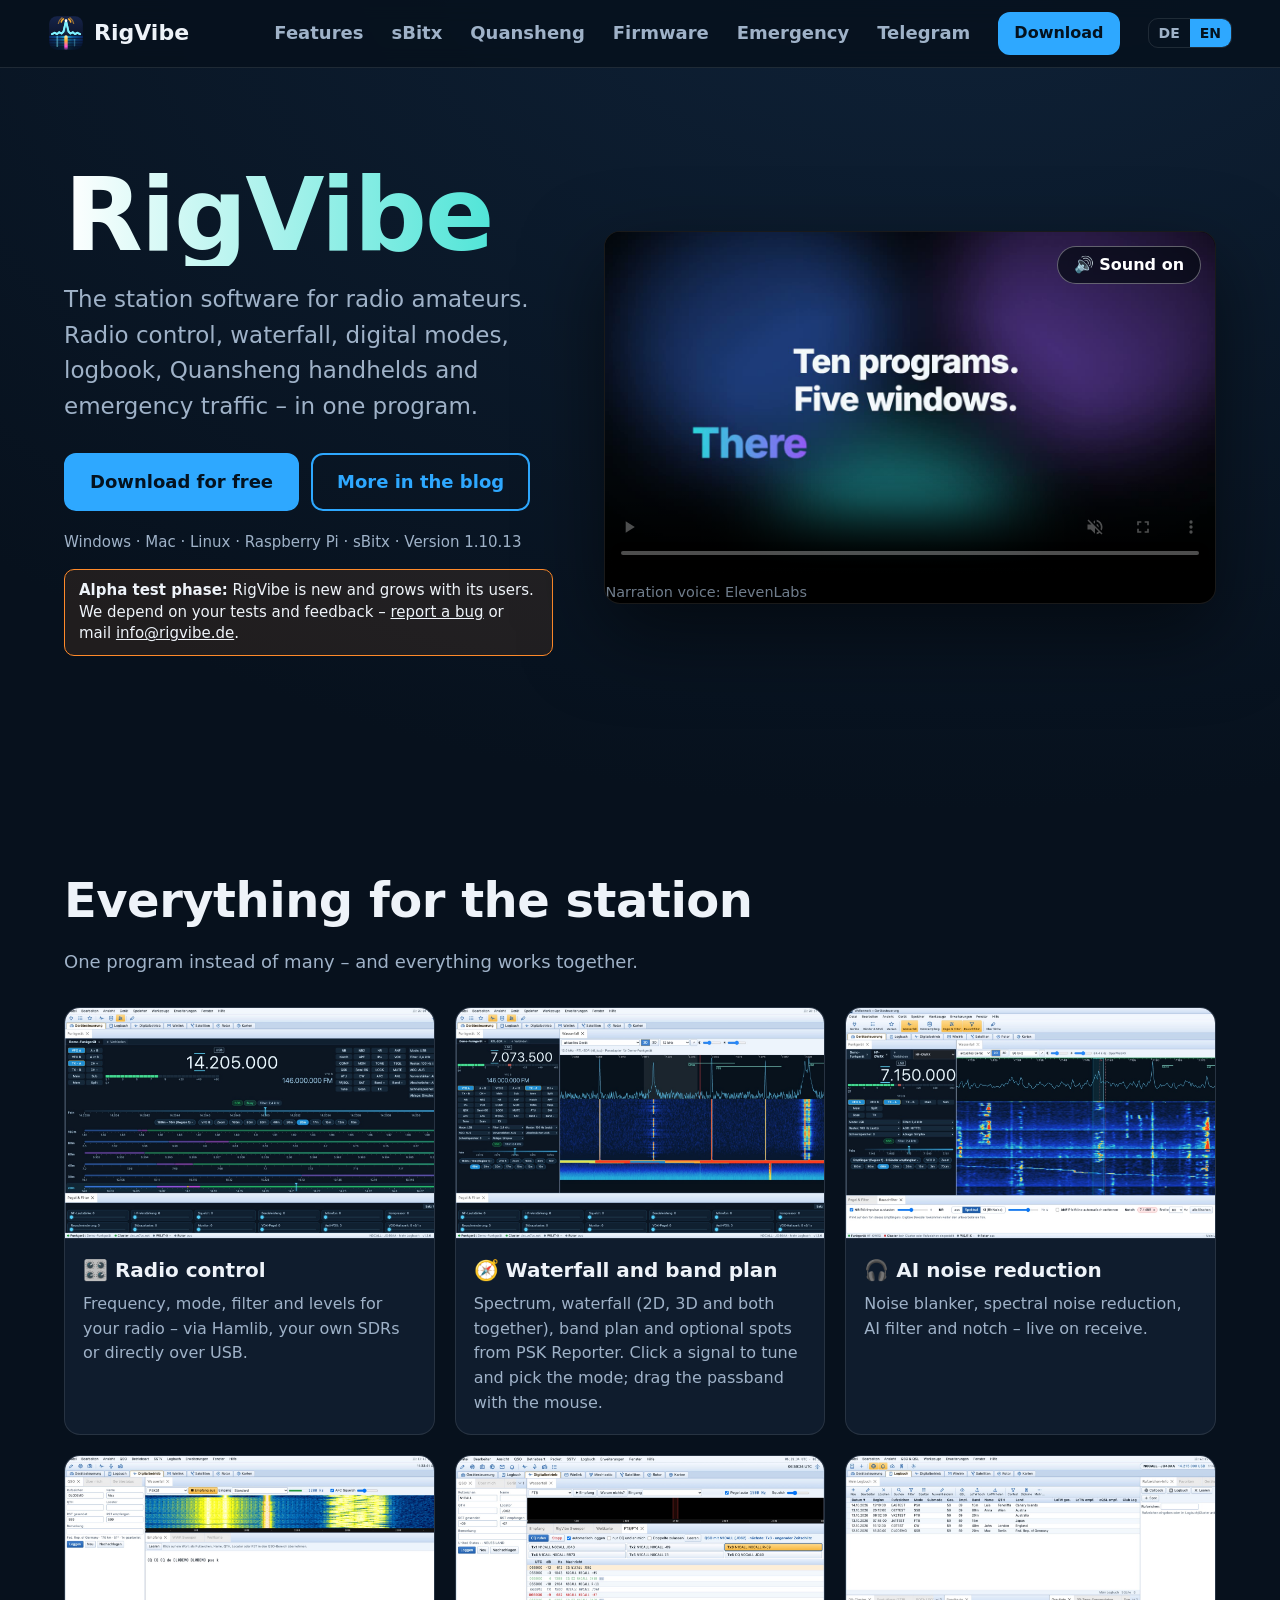
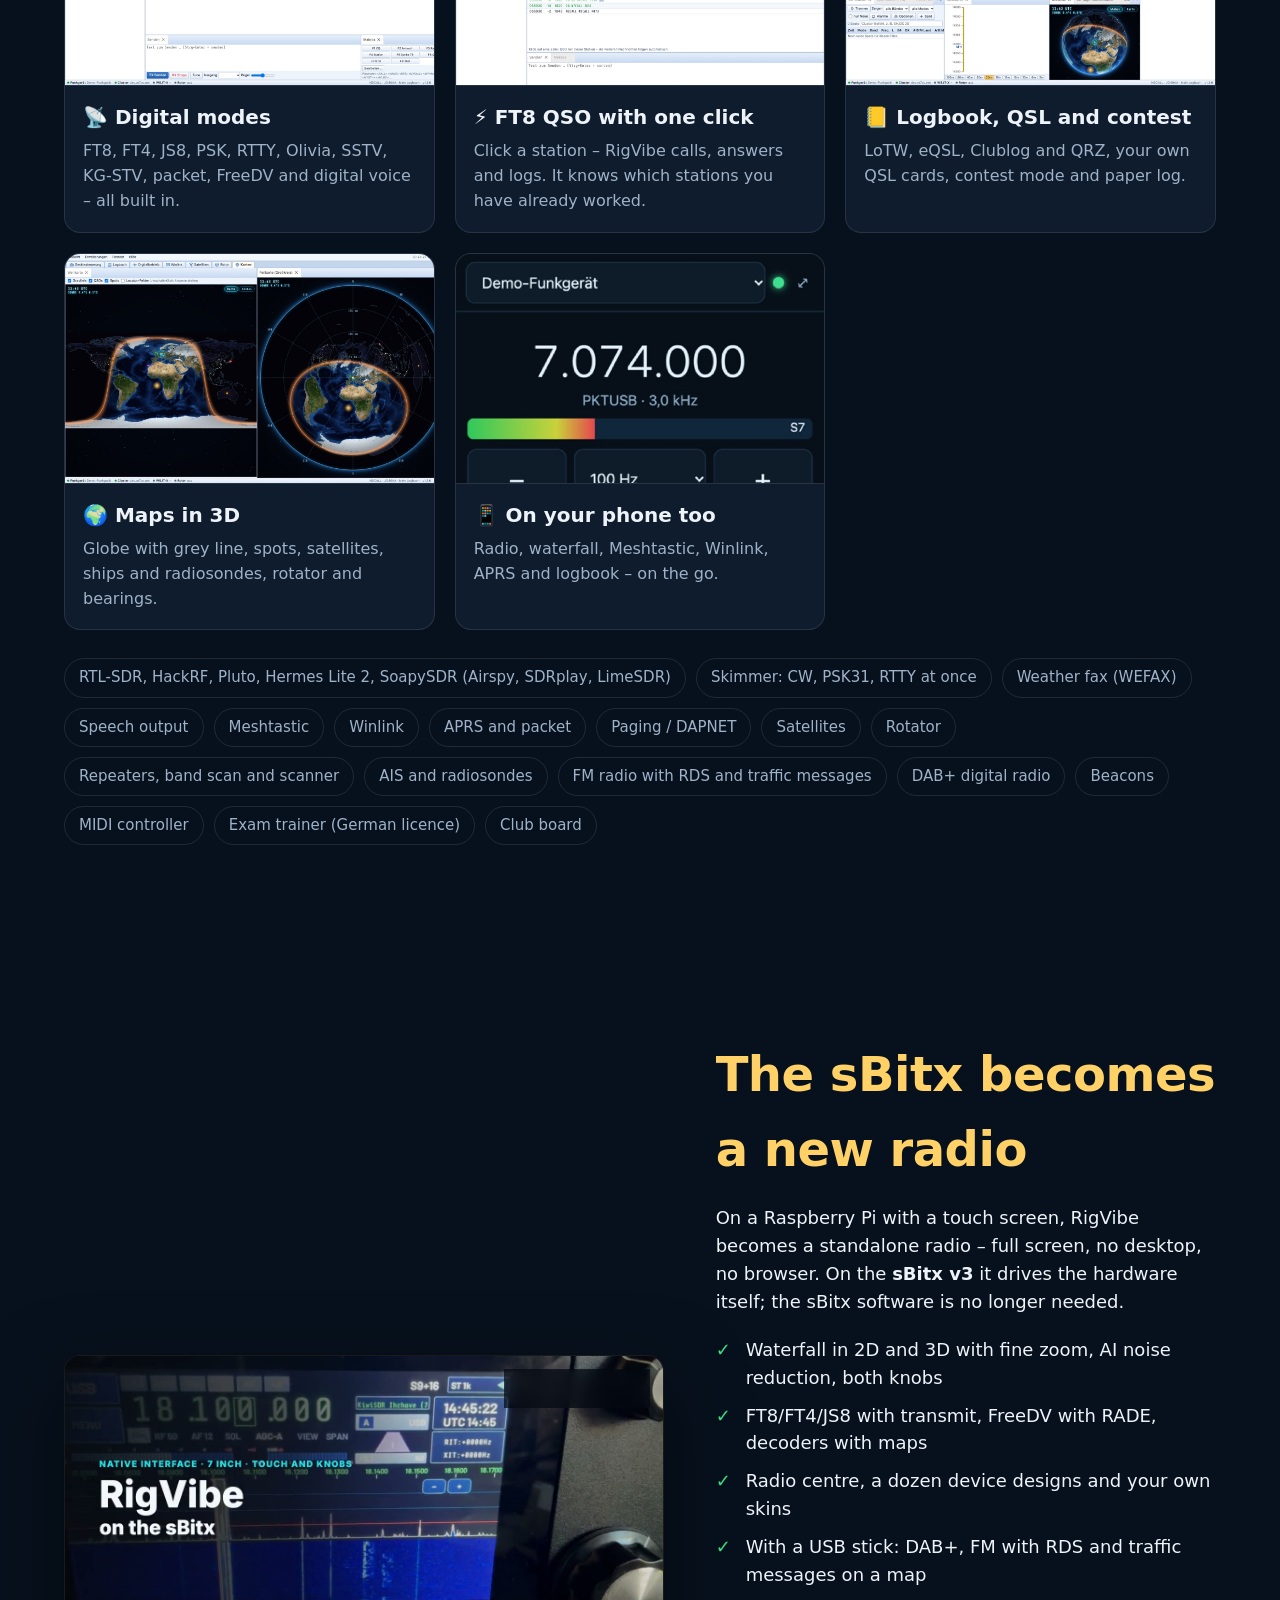
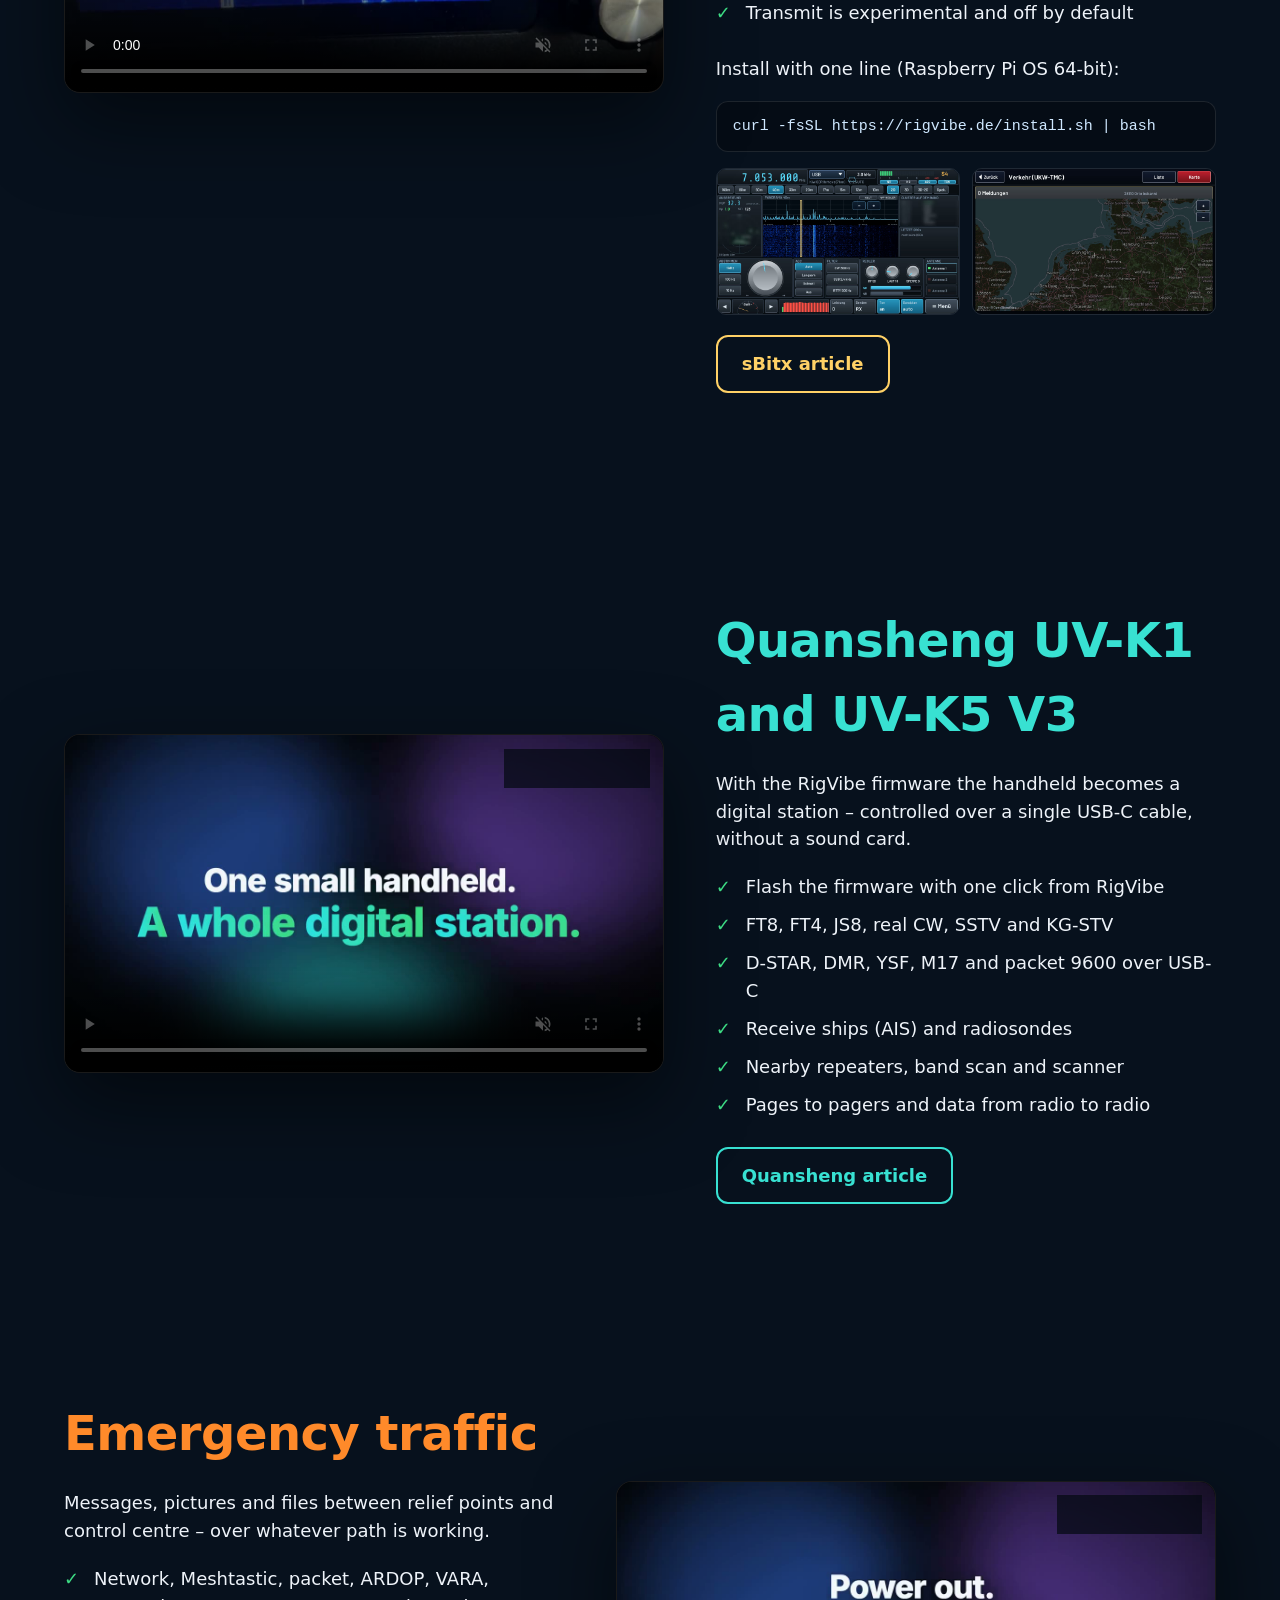
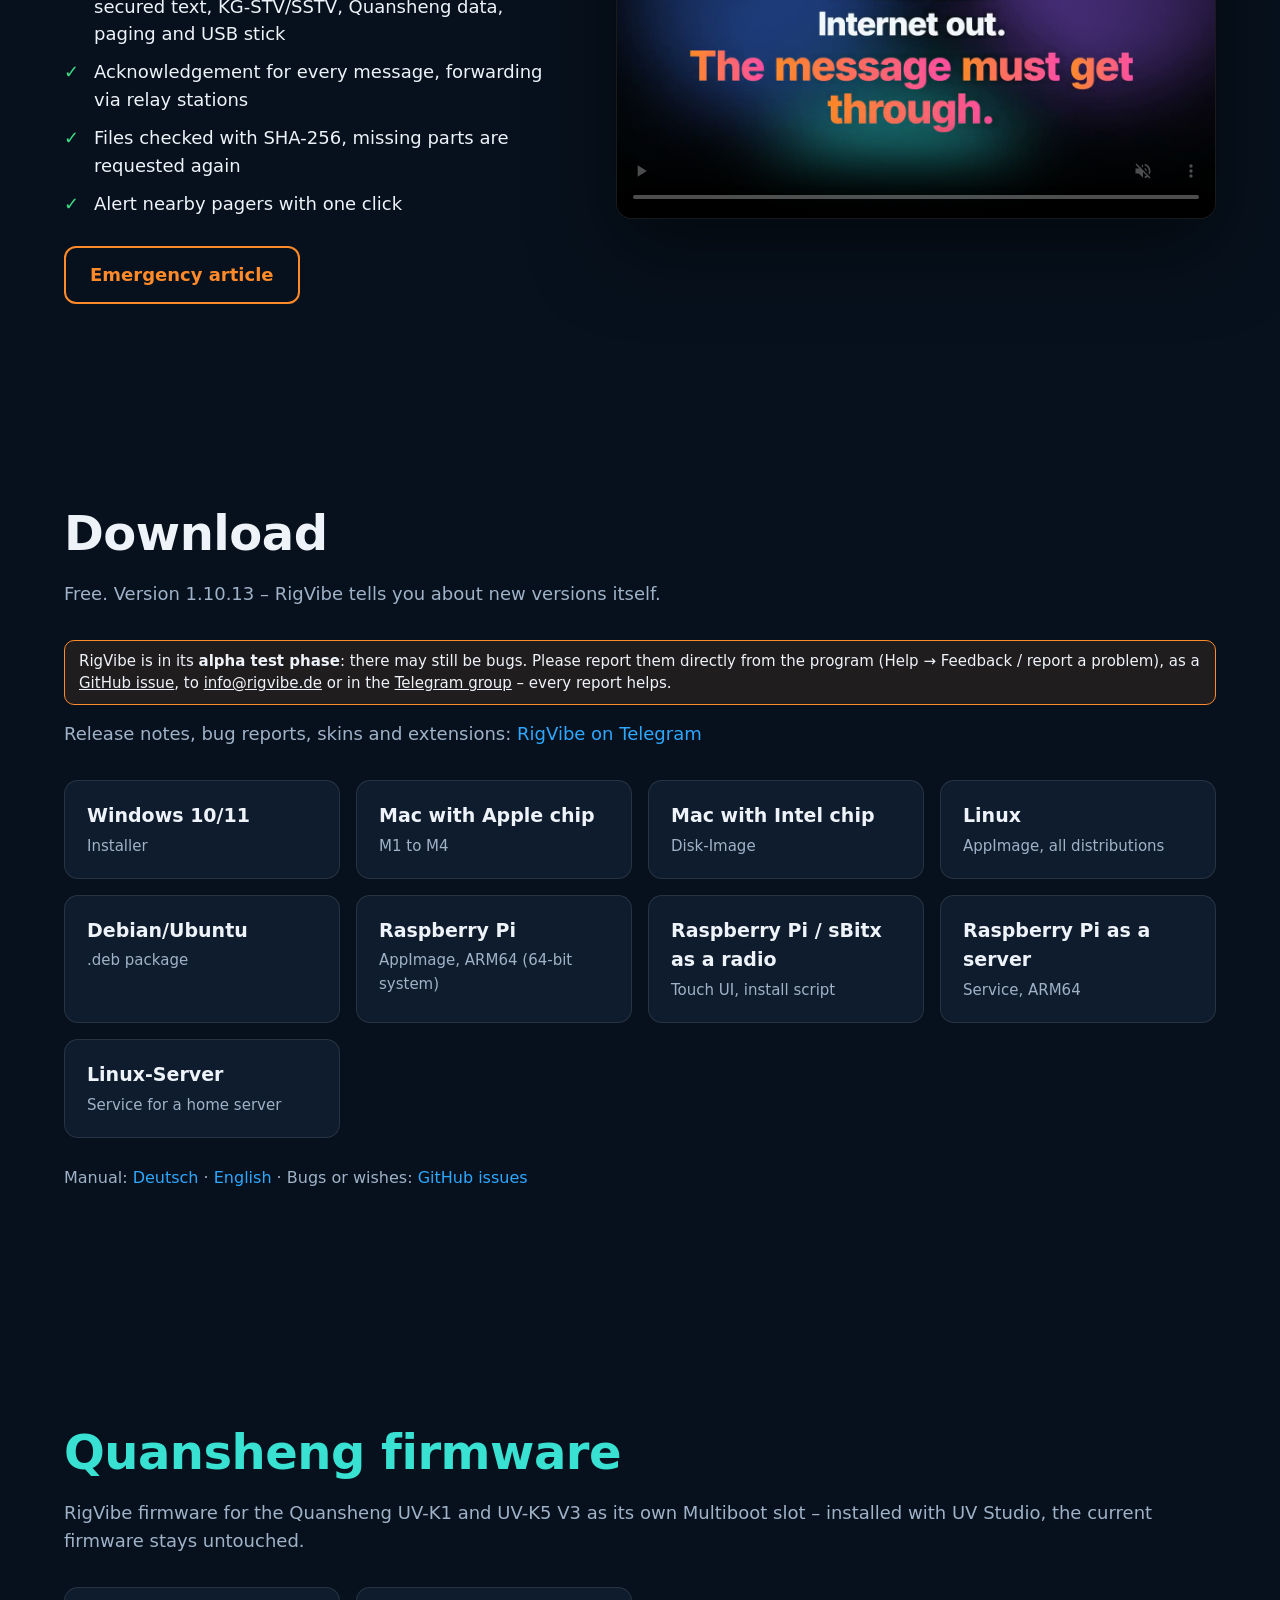
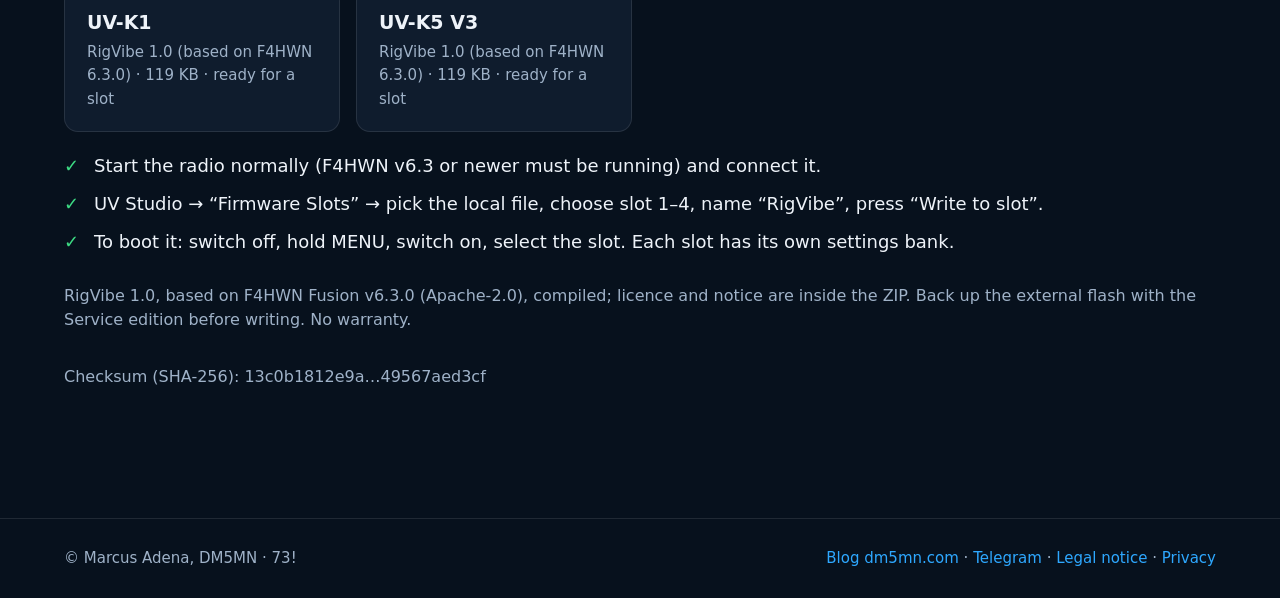
<file: index.html>
<!doctype html>
<html lang="de">
<head>
<meta charset="utf-8">
<meta name="viewport" content="width=device-width, initial-scale=1">
<title data-en="RigVibe – station software for radio amateurs">RigVibe – Stationssoftware für Funkamateure</title>
<meta name="description" content="RigVibe: Funkgerät, Wasserfall, Digitalbetrieb, Logbuch, Quansheng UV-K1/K5, sBitx und Notfunk in einem Programm. Kostenlos für Windows, Mac, Linux und Raspberry Pi." data-en-content="RigVibe: radio control, waterfall, digital modes, logbook, Quansheng UV-K1/K5, sBitx and emergency traffic in one program. Free for Windows, Mac, Linux and Raspberry Pi.">
<meta property="og:title" content="RigVibe – Stationssoftware für Funkamateure">
<meta property="og:description" content="Funkgerät, Wasserfall, Digitalbetrieb, Logbuch, Quansheng, sBitx und Notfunk in einem Programm – kostenlos für Windows, Mac, Linux und Raspberry Pi.">
<meta property="og:image" content="https://rigvibe.de/assets/video/poster-rigvibe.jpg?v=10">
<meta property="og:url" content="https://rigvibe.de/">
<link rel="icon" href="assets/logo.svg" type="image/svg+xml">
<link rel="stylesheet" href="assets/site.css?v=3">
</head>
<body>
<header class="nav">
  <a class="brand" href="#top"><img src="assets/logo.svg" alt=""><span>RigVibe</span></a>
  <nav>
    <a href="#funktionen" data-en="Features">Funktionen</a>
    <a href="#sbitx">sBitx</a>
    <a href="#quansheng">Quansheng</a>
    <a href="#firmware" data-en="Firmware">Firmware</a>
    <a href="#notfunk" data-en="Emergency">Notfunk</a>
    <a href="https://t.me/rigvibe" target="_blank" rel="noopener">Telegram</a>
    <a href="#download" class="btn small">Download</a>
    <span class="lang" role="group" aria-label="Sprache / Language"><button type="button" data-lang="de">DE</button><button type="button" data-lang="en">EN</button></span>
  </nav>
</header>

<main id="top">
  <section class="hero">
    <div class="hero-text">
      <h1>RigVibe</h1>
      <p class="lead" data-en="The station software for radio amateurs. Radio control, waterfall, digital modes, logbook, Quansheng handhelds and emergency traffic – in one program.">Die Stationssoftware für Funkamateure. Funkgerät, Wasserfall, Digitalbetrieb, Logbuch, Quansheng-Handfunkgeräte und Notfunk – in einem Programm.</p>
      <div class="actions">
        <a class="btn" href="#download" data-en="Download for free">Kostenlos herunterladen</a>
        <a class="btn ghost" href="https://dm5mn.com/?p=190" data-en="More in the blog">Mehr im Blog</a>
      </div>
      <p class="meta">Windows · Mac · Linux · Raspberry Pi · sBitx · <span class="ver">Version 1.10.13</span></p>
      <p class="alpha" data-en="&lt;b&gt;Alpha test phase:&lt;/b&gt; RigVibe is new and grows with its users. We depend on your tests and feedback – &lt;a href=&quot;https://github.com/djamplifier/rigvibe/issues&quot;&gt;report a bug&lt;/a&gt; or mail &lt;a href=&quot;mailto:info@rigvibe.de&quot;&gt;info@rigvibe.de&lt;/a&gt;."><b>Alpha-Testphase:</b> RigVibe ist neu und wächst mit seinen Nutzern. Wir sind auf deine Tests und Rückmeldungen angewiesen – <a href="https://github.com/djamplifier/rigvibe/issues">Fehler melden</a> oder Mail an <a href="mailto:info@rigvibe.de">info@rigvibe.de</a>.</p>
    </div>
    <figure class="video">
      <video controls muted preload="metadata" playsinline poster="assets/video/poster-rigvibe.jpg?v=10" data-poster-en="assets/video/poster-rigvibe-en.jpg?v=10" data-src-en="assets/video/rigvibe-rigvibe-en.mp4?v=10">
        <source src="assets/video/rigvibe-rigvibe.mp4?v=10" type="video/mp4">
      </video>
      <figcaption class="meta" style="font-size:.8em;opacity:.7;margin-top:.4em" data-en="Narration voice: ElevenLabs">Sprecherstimme: ElevenLabs</figcaption>
    </figure>
  </section>

  <section id="funktionen" class="block">
    <h2 data-en="Everything for the station">Alles für die Station</h2>
    <p class="sub" data-en="One program instead of many – and everything works together.">Ein Programm statt vieler – und alles greift ineinander.</p>
    <div class="grid">
      <article class="card"><img loading="lazy" src="assets/img/03-geraetesteuerung.jpg" alt=""><h3 data-en="🎛️ Radio control">🎛️ Gerätesteuerung</h3><p data-en="Frequency, mode, filter and levels for your radio – via Hamlib, your own SDRs or directly over USB.">Frequenz, Betriebsart, Filter und Pegel für dein Funkgerät – über Hamlib, eigene SDRs oder direkt per USB.</p></article>
      <article class="card"><img loading="lazy" src="assets/img/23-wasserfall-panadapter.jpg" alt=""><h3 data-en="🧭 Waterfall and band plan">🧭 Wasserfall und Bandplan</h3><p data-en="Spectrum, waterfall (2D, 3D and both together), band plan and optional spots from PSK Reporter. Click a signal to tune and pick the mode; drag the passband with the mouse.">Spektrum, Wasserfall (2D, 3D und beides zusammen), Bandplan und auf Wunsch Spots aus PSK Reporter. Ein Klick aufs Signal stimmt ab und wählt die Betriebsart; den Durchlassbereich ziehst du mit der Maus.</p></article>
      <article class="card"><img loading="lazy" src="assets/img/31-rauschfilter.jpg" alt=""><h3 data-en="🎧 AI noise reduction">🎧 Rauschfilter mit KI</h3><p data-en="Noise blanker, spectral noise reduction, AI filter and notch – live on receive.">Störaustaster, spektrale Rauschminderung, KI-Filter und Notch – live im Empfang.</p></article>
      <article class="card"><img loading="lazy" src="assets/img/10-digitalbetrieb.jpg" alt=""><h3 data-en="📡 Digital modes">📡 Digitalbetrieb</h3><p data-en="FT8, FT4, JS8, PSK, RTTY, Olivia, SSTV, KG-STV, packet, FreeDV and digital voice – all built in.">FT8, FT4, JS8, PSK, RTTY, Olivia, SSTV, KG-STV, Packet, FreeDV und Digitalfunk – alles eingebaut.</p></article>
      <article class="card"><img loading="lazy" src="assets/img/59-ft8qso.jpg" alt=""><h3 data-en="⚡ FT8 QSO with one click">⚡ FT8-QSO mit einem Klick</h3><p data-en="Click a station – RigVibe calls, answers and logs. It knows which stations you have already worked.">Station anklicken – RigVibe ruft, antwortet und loggt. Schon gearbeitete Stationen erkennt es.</p></article>
      <article class="card"><img loading="lazy" src="assets/img/07-logbuch.jpg" alt=""><h3 data-en="📒 Logbook, QSL and contest">📒 Logbuch, QSL und Contest</h3><p data-en="LoTW, eQSL, Clublog and QRZ, your own QSL cards, contest mode and paper log.">LoTW, eQSL, Clublog und QRZ, eigene QSL-Karten, Contest-Modus und Papierlog.</p></article>
      <article class="card"><img loading="lazy" src="assets/img/15-karten.jpg" alt=""><h3 data-en="🌍 Maps in 3D">🌍 Karten in 3D</h3><p data-en="Globe with grey line, spots, satellites, ships and radiosondes, rotator and bearings.">Erde mit Graulinie, Spots, Satelliten, Schiffen und Wettersonden, Rotor und Peilung.</p></article>
      <article class="card"><img loading="lazy" src="assets/img/33-handy.jpg" alt="" class="tall"><h3 data-en="📱 On your phone too">📱 Auch auf dem Handy</h3><p data-en="Radio, waterfall, Meshtastic, Winlink, APRS and logbook – on the go.">Funkgerät, Wasserfall, Meshtastic, Winlink, APRS und Logbuch – von unterwegs.</p></article>
    </div>
    <ul class="chips">
      <li>RTL-SDR, HackRF, Pluto, Hermes Lite 2, SoapySDR (Airspy, SDRplay, LimeSDR)</li><li data-en="Skimmer: CW, PSK31, RTTY at once">Skimmer: CW, PSK31, RTTY gleichzeitig</li><li data-en="Weather fax (WEFAX)">Wetterfax (WEFAX)</li><li data-en="Speech output">Sprachausgabe</li><li>Meshtastic</li><li>Winlink</li><li data-en="APRS and packet">APRS und Packet</li><li data-en="Paging / DAPNET">Funkruf / DAPNET</li>
      <li data-en="Satellites">Satelliten</li><li data-en="Rotator">Rotor</li><li data-en="Repeaters, band scan and scanner">Relais, Bandscan und Suchlauf</li><li data-en="AIS and radiosondes">AIS und Wettersonden</li><li data-en="FM radio with RDS and traffic messages">UKW-Radio mit RDS und Verkehrsmeldungen</li><li data-en="DAB+ digital radio">DAB+ Digitalradio</li><li data-en="Beacons">Baken</li><li data-en="MIDI controller">MIDI-Pult</li><li data-en="Exam trainer (German licence)">Prüfungstrainer</li><li data-en="Club board">Clubtafel</li>
    </ul>
  </section>

  <section id="sbitx" class="block split">
    <figure class="video"><video controls muted preload="none" playsinline poster="assets/video/poster-sbitx-de.jpg?v=1" data-poster-en="assets/video/poster-sbitx-en.jpg?v=1" data-src-en="assets/video/rigvibe-sbitx-en.mp4?v=1"><source src="assets/video/rigvibe-sbitx-de.mp4?v=1" type="video/mp4"></video></figure>
    <div>
      <h2 data-en="The sBitx becomes a new radio">Aus dem sBitx wird ein neues Gerät</h2>
      <p data-en="On a Raspberry Pi with a touch screen, RigVibe becomes a standalone radio – full screen, no desktop, no browser. On the &lt;b&gt;sBitx v3&lt;/b&gt; it drives the hardware itself; the sBitx software is no longer needed.">Auf einem Raspberry Pi mit Touch-Bildschirm wird RigVibe zum eigenständigen Funkgerät – im Vollbild, ohne Desktop und ohne Browser. Am <b>sBitx v3</b> steuert es die Hardware selbst; die sBitx-Software braucht es nicht mehr.</p>
      <ul class="ticks">
        <li data-en="Waterfall in 2D and 3D with fine zoom, AI noise reduction, both knobs">Wasserfall 2D und 3D mit feinem Zoom, KI-Rauschfilter, beide Drehknöpfe</li>
        <li data-en="FT8/FT4/JS8 with transmit, FreeDV with RADE, decoders with maps">FT8/FT4/JS8 mit Senden, FreeDV mit RADE, Dekoder mit Karten</li>
        <li data-en="Radio centre, a dozen device designs and your own skins">Funkzentrale, ein Dutzend Gerätedesigns und eigene Skins</li>
        <li data-en="With a USB stick: DAB+, FM with RDS and traffic messages on a map">Mit USB-Stick: DAB+, UKW mit RDS und Verkehrsmeldungen auf der Karte</li>
        <li data-en="Transmit is experimental and off by default">Senden experimentell und ab Werk aus</li>
      </ul>
      <p data-en="Install with one line (Raspberry Pi OS 64-bit):">Installation mit einer Zeile (Raspberry Pi OS 64 Bit):</p>
      <div class="install">curl -fsSL https://rigvibe.de/install.sh | bash</div>
      <div class="shots"><img loading="lazy" src="assets/img/91-funkzentrale.jpg" alt=""><img loading="lazy" src="assets/img/92-verkehr.jpg" alt=""></div>
      <p style="margin-top:20px"><a class="btn ghost" href="https://dm5mn.com/?p=433" data-en="sBitx article">Zum sBitx-Artikel</a></p>
    </div>
  </section>

  <section id="quansheng" class="block split">
    <figure class="video"><video controls muted preload="none" playsinline poster="assets/video/poster-quansheng.jpg?v=6" data-poster-en="assets/video/poster-quansheng-en.jpg?v=1" data-src-en="assets/video/rigvibe-quansheng-en.mp4?v=1"><source src="assets/video/rigvibe-quansheng.mp4?v=8" type="video/mp4"></video></figure>
    <div>
      <h2 data-en="Quansheng UV-K1 and UV-K5 V3">Quansheng UV-K1 und UV-K5 V3</h2>
      <p data-en="With the RigVibe firmware the handheld becomes a digital station – controlled over a single USB-C cable, without a sound card.">Mit der RigVibe-Firmware wird das Handfunkgerät zur Digitalstation – gesteuert über ein einziges USB-C-Kabel, ganz ohne Soundkarte.</p>
      <ul class="ticks">
        <li data-en="Flash the firmware with one click from RigVibe">Firmware mit einem Klick aus RigVibe aufspielen</li>
        <li data-en="FT8, FT4, JS8, real CW, SSTV and KG-STV">FT8, FT4, JS8, echtes CW, SSTV und KG-STV</li>
        <li data-en="D-STAR, DMR, YSF, M17 and packet 9600 over USB-C">D-STAR, DMR, YSF, M17 und Packet 9600 über USB-C</li>
        <li data-en="Receive ships (AIS) and radiosondes">Schiffe (AIS) und Wettersonden empfangen</li>
        <li data-en="Nearby repeaters, band scan and scanner">Relais im Umkreis, Bandscan und Suchlauf</li>
        <li data-en="Pages to pagers and data from radio to radio">Funkrufe an Pager und Datenfunk von Gerät zu Gerät</li>
      </ul>
      <a class="btn ghost" href="https://dm5mn.com/?p=272" data-en="Quansheng article">Zum Quansheng-Artikel</a>
    </div>
  </section>

  <section id="notfunk" class="block split rev">
    <div>
      <h2 data-en="Emergency traffic">Notfunk</h2>
      <p data-en="Messages, pictures and files between relief points and control centre – over whatever path is working.">Meldungen, Bilder und Dateien zwischen Leuchttürmen und Leitstelle – über jeden Weg, der gerade funktioniert.</p>
      <ul class="ticks">
        <li data-en="Network, Meshtastic, packet, ARDOP, VARA, secured text, KG-STV/SSTV, Quansheng data, paging and USB stick">Netzwerk, Meshtastic, Packet, ARDOP, VARA, gesicherter Text, KG-STV/SSTV, Quansheng-Datenfunk, Funkruf und USB-Stick</li>
        <li data-en="Acknowledgement for every message, forwarding via relay stations">Quittung für jede Meldung, Weiterleitung über Zwischenstationen</li>
        <li data-en="Files checked with SHA-256, missing parts are requested again">Dateien geprüft mit SHA-256, Fehlendes wird nachgefordert</li>
        <li data-en="Alert nearby pagers with one click">Pager im Umkreis mit einem Klick alarmieren</li>
      </ul>
      <a class="btn ghost" href="https://dm5mn.com/?p=289" data-en="Emergency article">Zum Notfunk-Artikel</a>
    </div>
    <figure class="video"><video controls muted preload="none" playsinline poster="assets/video/poster-notfunk.jpg?v=6" data-poster-en="assets/video/poster-notfunk-en.jpg?v=1" data-src-en="assets/video/rigvibe-notfunk-en.mp4?v=1"><source src="assets/video/rigvibe-notfunk.mp4?v=6" type="video/mp4"></video></figure>
  </section>

  <section id="download" class="block">
    <h2>Download</h2>
    <p class="sub"><span data-en="Free.">Kostenlos.</span> <span class="ver">Version 1.10.13</span> <span data-en="– RigVibe tells you about new versions itself.">– RigVibe meldet neue Versionen selbst.</span></p>
    <p class="alpha" data-en="RigVibe is in its &lt;b&gt;alpha test phase&lt;/b&gt;: there may still be bugs. Please report them directly from the program (Help → Feedback / report a problem), as a &lt;a href=&quot;https://github.com/djamplifier/rigvibe/issues&quot;&gt;GitHub issue&lt;/a&gt;, to &lt;a href=&quot;mailto:info@rigvibe.de&quot;&gt;info@rigvibe.de&lt;/a&gt; or in the &lt;a href=&quot;https://t.me/rigvibe&quot;&gt;Telegram group&lt;/a&gt; – every report helps.">RigVibe befindet sich in der <b>Alpha-Testphase</b>: Es kann noch Fehler geben. Melde sie bitte direkt aus dem Programm (Hilfe → Feedback / Problem melden), als <a href="https://github.com/djamplifier/rigvibe/issues">GitHub-Issue</a>, an <a href="mailto:info@rigvibe.de">info@rigvibe.de</a> oder in der <a href="https://t.me/rigvibe">Telegram-Gruppe</a> – jede Rückmeldung hilft.</p>
    <p class="sub"><span data-en="Release notes, bug reports, skins and extensions:">Versionsinfos, Fehlerberichte, Skins und Erweiterungen:</span> <a href="https://t.me/rigvibe" target="_blank" rel="noopener" data-en="RigVibe on Telegram">RigVibe bei Telegram</a></p>
    <div class="dl">
      <a data-asset="Windows-Setup.exe" href="https://github.com/djamplifier/rigvibe/releases/download/v1.10.13/RigVibe-1.10.13-Windows-Setup.exe"><b>Windows 10/11</b><span data-en="Installer">Installationsprogramm</span></a>
      <a data-asset="Mac-AppleSilicon.dmg" href="https://github.com/djamplifier/rigvibe/releases/download/v1.10.13/RigVibe-1.10.13-Mac-AppleSilicon.dmg"><b data-en="Mac with Apple chip">Mac mit Apple-Chip</b><span data-en="M1 to M4">M1 bis M4</span></a>
      <a data-asset="Mac-Intel.dmg" href="https://github.com/djamplifier/rigvibe/releases/download/v1.10.13/RigVibe-1.10.13-Mac-Intel.dmg"><b data-en="Mac with Intel chip">Mac mit Intel-Chip</b><span>Disk-Image</span></a>
      <a data-asset="Linux.AppImage" href="https://github.com/djamplifier/rigvibe/releases/download/v1.10.13/RigVibe-1.10.13-Linux.AppImage"><b>Linux</b><span data-en="AppImage, all distributions">AppImage, alle Distributionen</span></a>
      <a data-asset="amd64.deb" href="https://github.com/djamplifier/rigvibe/releases/download/v1.10.13/rigvibe_1.10.13_amd64.deb"><b>Debian/Ubuntu</b><span data-en=".deb package">.deb-Paket</span></a>
      <a data-asset="Raspberry-Pi-ARM64.AppImage" href="https://github.com/djamplifier/rigvibe/releases/download/v1.10.13/RigVibe-1.10.13-Raspberry-Pi-ARM64.AppImage"><b>Raspberry Pi</b><span data-en="AppImage, ARM64 (64-bit system)">AppImage, ARM64 (64-Bit-System)</span></a>
      <a href="#sbitx"><b data-en="Raspberry Pi / sBitx as a radio">Raspberry Pi / sBitx als Gerät</b><span data-en="Touch UI, install script">Touch-Oberfläche, Installationsskript</span></a>
      <a data-asset="Linux-ARM64-Server.tar.gz" href="https://github.com/djamplifier/rigvibe/releases/download/v1.10.13/RigVibe-1.10.13-Linux-ARM64-Server.tar.gz"><b data-en="Raspberry Pi as a server">Raspberry Pi als Server</b><span data-en="Service, ARM64">Dienst, ARM64</span></a>
      <a data-asset="Linux-Server.tar.gz" href="https://github.com/djamplifier/rigvibe/releases/download/v1.10.13/RigVibe-1.10.13-Linux-Server.tar.gz"><b>Linux-Server</b><span data-en="Service for a home server">Dienst für den Heimserver</span></a>
    </div>
    <p class="sub small"><span data-en="Manual:">Anleitung:</span> <a href="https://github.com/djamplifier/rigvibe/blob/main/docs/Anleitung.md">Deutsch</a> · <a href="https://github.com/djamplifier/rigvibe/blob/main/docs/Manual.md">English</a> · <span data-en="Bugs or wishes:">Fehler oder Wünsche:</span> <a href="https://github.com/djamplifier/rigvibe/issues" data-en="GitHub issues">GitHub-Issues</a></p>
  </section>
  <section id="firmware" class="block">
    <h2 data-en="Quansheng firmware">Quansheng-Firmware</h2>
    <p class="sub" data-en="RigVibe firmware for the Quansheng UV-K1 and UV-K5 V3 as its own Multiboot slot – installed with UV Studio, the current firmware stays untouched.">RigVibe-Firmware für das Quansheng UV-K1 und UV-K5 V3 als eigener Multiboot-Slot – mit UV Studio installiert, die bisherige Firmware bleibt unangetastet.</p>
    <div class="dl">
      <a href="assets/firmware/RigVibe-1.0-UV-K1.zip" download><b>UV-K1</b><span data-en="RigVibe 1.0 (based on F4HWN 6.3.0) · 119 KB · ready for a slot">RigVibe 1.0 (Basis F4HWN 6.3.0) · 119 KB · slot-fertig</span></a>
      <a href="assets/firmware/RigVibe-1.0-UV-K5V3.zip" download><b>UV-K5 V3</b><span data-en="RigVibe 1.0 (based on F4HWN 6.3.0) · 119 KB · ready for a slot">RigVibe 1.0 (Basis F4HWN 6.3.0) · 119 KB · slot-fertig</span></a>
    </div>
    <ul class="ticks">
      <li data-en="Start the radio normally (F4HWN v6.3 or newer must be running) and connect it.">Radio normal starten (F4HWN v6.3 oder neuer muss laufen) und verbinden.</li>
      <li data-en="UV Studio → “Firmware Slots” → pick the local file, choose slot 1–4, name “RigVibe”, press “Write to slot”.">UV Studio → „Firmware Slots“ → lokale Datei wählen, Slot 1–4, Name „RigVibe“, „Write to slot“.</li>
      <li data-en="To boot it: switch off, hold MENU, switch on, select the slot. Each slot has its own settings bank.">Zum Starten: aus, MENU halten, einschalten, Slot wählen. Jeder Slot hat seine eigene Einstellungsbank.</li>
    </ul>
    <p class="sub small" data-en="RigVibe 1.0, based on F4HWN Fusion v6.3.0 (Apache-2.0), compiled; licence and notice are inside the ZIP. Back up the external flash with the Service edition before writing. No warranty.">RigVibe 1.0 auf Basis F4HWN Fusion v6.3.0 (Apache-2.0), fertig kompiliert; Lizenz und NOTICE liegen im ZIP. Vorher mit der Service-Edition ein External-Flash-Backup ziehen. Keine Gewähr.</p>
    <p class="sub small" data-en="Checksum (SHA-256): 13c0b1812e9a…49567aed3cf">Prüfsumme (SHA-256): 13c0b1812e9a…49567aed3cf</p>
  </section>

</main>

<footer>
  <div>© Marcus Adena, DM5MN · 73!</div>
  <div><a href="https://dm5mn.com">Blog dm5mn.com</a> · <a href="https://t.me/rigvibe">Telegram</a> · <a href="https://dm5mn.com/?page_id=118" data-en="Legal notice">Impressum</a> · <a href="datenschutz.html" data-en="Privacy">Datenschutz</a></div>
</footer>

<script src="assets/lang.js?v=2"></script>
<script>// Downloads auf die neueste Version stellen (ohne Erfolg bleiben die festen Links)
fetch("https://api.github.com/repos/djamplifier/rigvibe/releases/latest").then(r => r.ok ? r.json() : null).then(rel => {
  if (!rel || !rel.assets) return;
  const v = (rel.tag_name || "").replace(/^v/, "");
  document.querySelectorAll("[data-asset]").forEach(a => {
    const f = rel.assets.find(x => x.name.endsWith(a.dataset.asset));
    if (f) a.href = f.browser_download_url;
  });
  if (v) document.querySelectorAll(".ver").forEach(e => e.textContent = "Version " + v);
}).catch(() => {});

// Videos starten stumm, sobald sie ins Bild kommen (Browser erlauben ohne Klick keinen Ton), und halten beim Wegscrollen an.
// "Ton an" startet das Video mit Ton von vorn. Wer selbst anhaelt, bekommt kein automatisches Weiterspielen.
(() => {
  const vids = [...document.querySelectorAll("figure.video video")];
  const still = matchMedia("(prefers-reduced-motion: reduce)").matches;
  const en = () => document.documentElement.lang === "en";
  vids.forEach(v => {
    const b = document.createElement("button");
    b.className = "unmute"; b.type = "button"; b.textContent = en() ? "🔊 Sound on" : "🔊 Ton an";
    document.querySelectorAll(".lang button").forEach(x => x.addEventListener("click", () => { b.textContent = en() ? "🔊 Sound on" : "🔊 Ton an"; }));
    v.parentElement.appendChild(b);
    b.onclick = () => {
      vids.forEach(o => { if (o !== v) o.pause(); });
      v.muted = false; v.currentTime = 0; v.dataset.user = ""; v.play(); b.hidden = true;
    };
    v.addEventListener("volumechange", () => { b.hidden = !v.muted; });
    v.addEventListener("pause", () => { if (!v.dataset.auto && !v.ended) v.dataset.user = "1"; delete v.dataset.auto; });
    v.addEventListener("play", () => { delete v.dataset.user; vids.forEach(o => { if (o !== v && !o.paused) { o.dataset.auto = "1"; o.pause(); } }); });
  });
  if (still || !("IntersectionObserver" in window)) return;
  const io = new IntersectionObserver(es => es.forEach(e => {
    const v = e.target;
    if (e.isIntersecting && e.intersectionRatio >= 0.6) {
      if (v.paused && !v.dataset.user && !v.ended) v.play().catch(() => {});
    } else if (!v.paused) { v.dataset.auto = "1"; v.pause(); }
  }), {threshold: [0, 0.6]});
  vids.forEach(v => io.observe(v));
})();
</script>
</body>
</html>
</file>
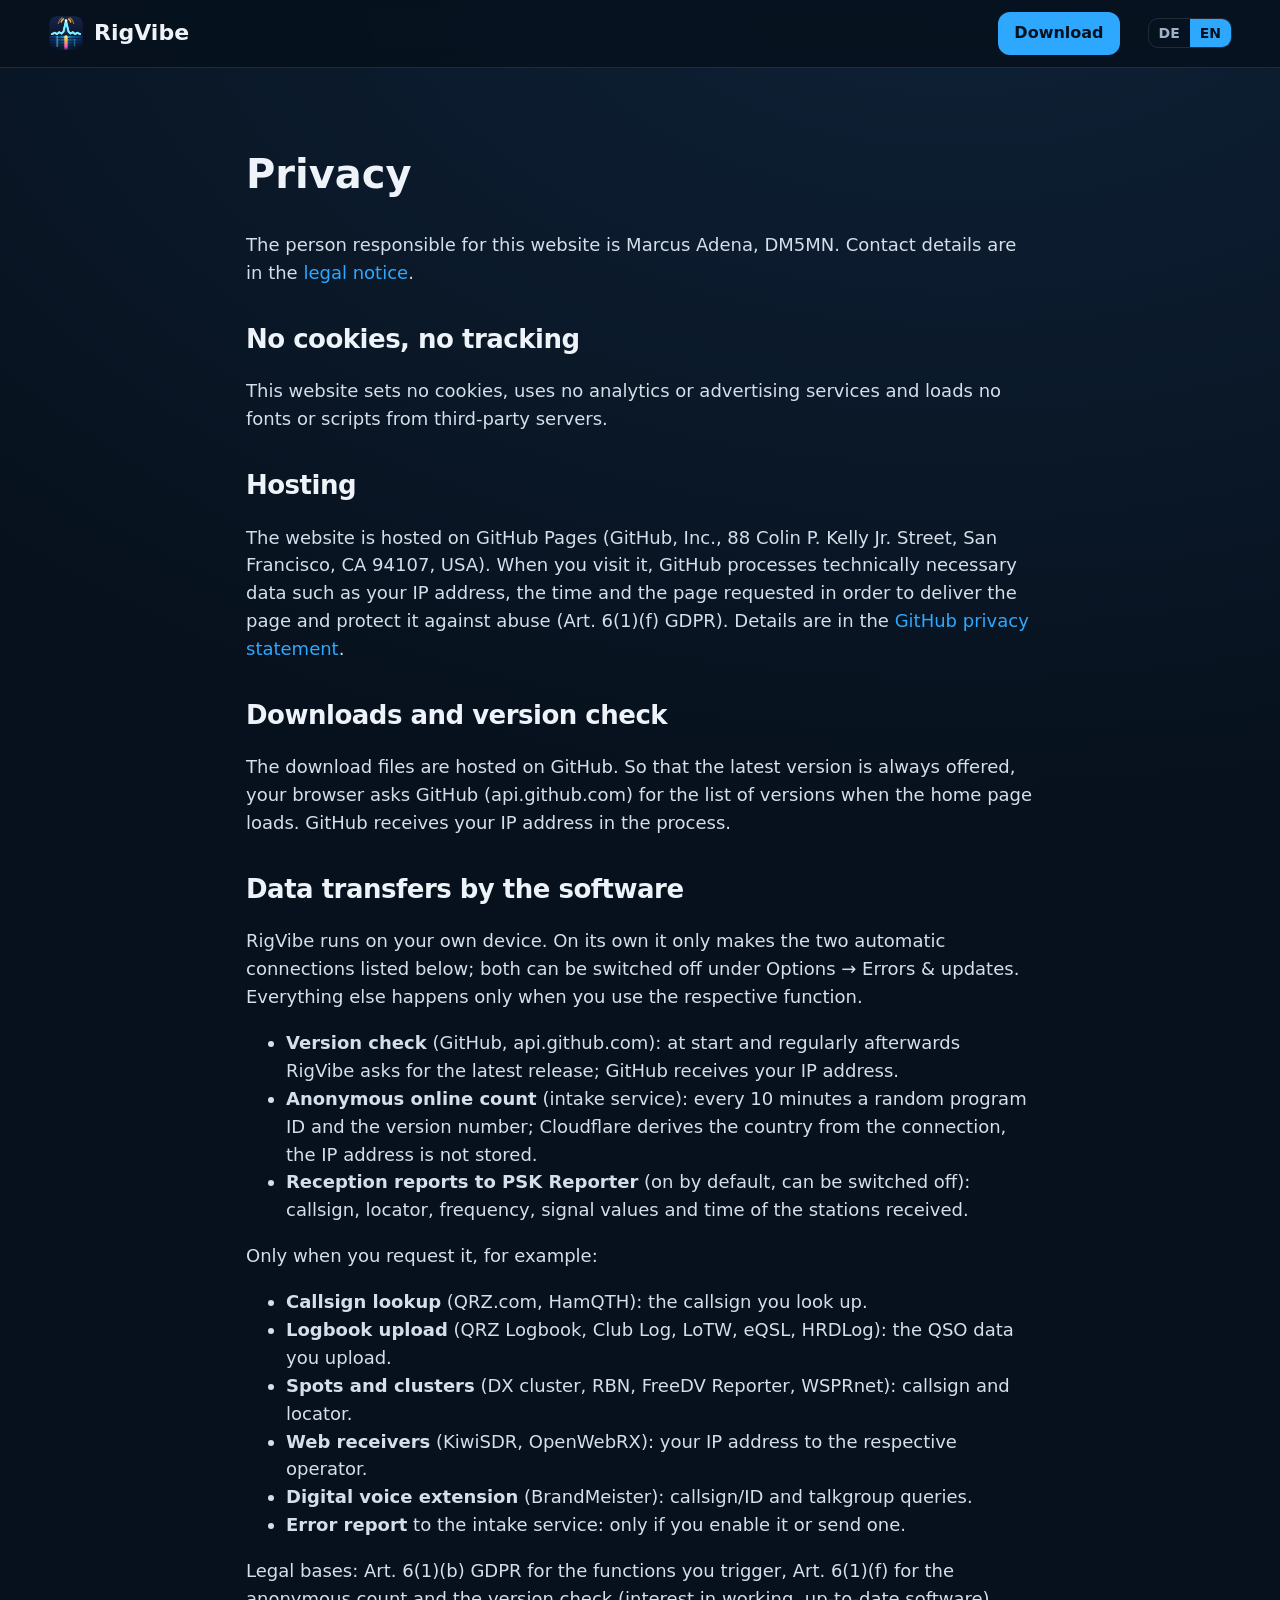
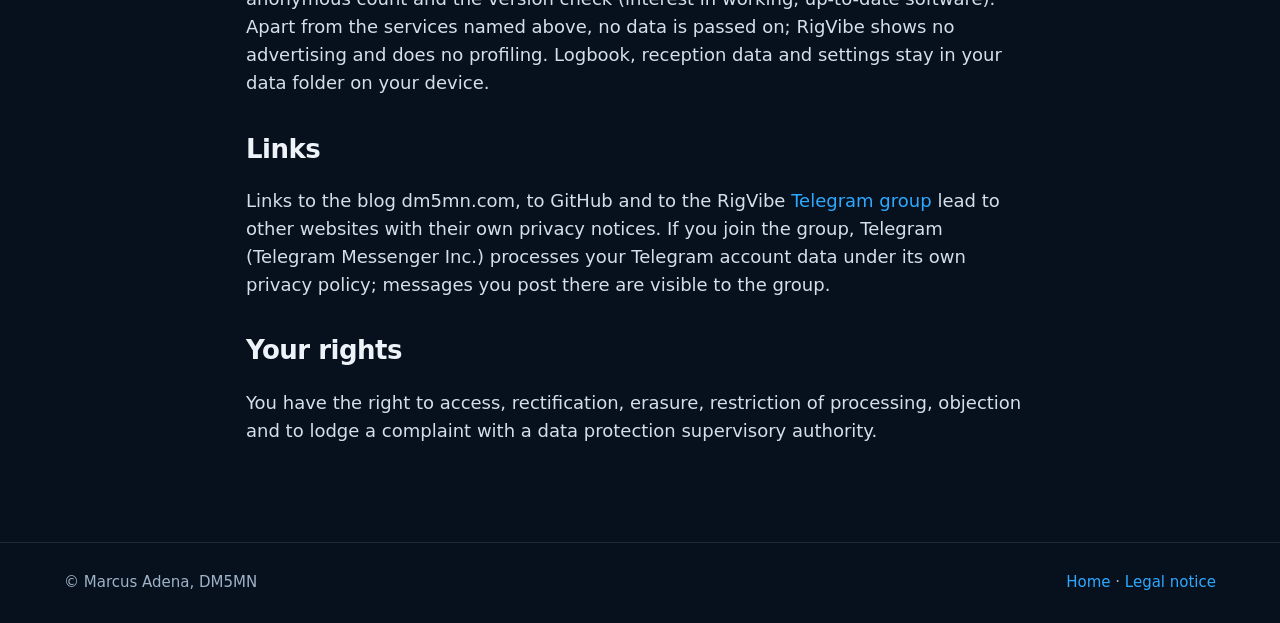
<file: datenschutz.html>
<!doctype html>
<html lang="de">
<head>
<meta charset="utf-8">
<meta name="viewport" content="width=device-width, initial-scale=1">
<title data-en="Privacy – RigVibe">Datenschutz – RigVibe</title>
<link rel="icon" href="assets/logo.svg" type="image/svg+xml">
<link rel="stylesheet" href="assets/site.css">
</head>
<body>
<header class="nav">
  <a class="brand" href="./"><img src="assets/logo.svg" alt=""><span>RigVibe</span></a>
  <nav><a href="./#download" class="btn small">Download</a>
    <span class="lang" role="group" aria-label="Sprache / Language"><button type="button" data-lang="de">DE</button><button type="button" data-lang="en">EN</button></span></nav>
</header>
<main class="page">
  <h1 data-en="Privacy">Datenschutz</h1>
  <p data-en="The person responsible for this website is Marcus Adena, DM5MN. Contact details are in the &lt;a href=&quot;https://dm5mn.com/?page_id=118&quot;&gt;legal notice&lt;/a&gt;.">Verantwortlich für diese Website ist Marcus Adena, DM5MN. Die Kontaktdaten stehen im <a href="https://dm5mn.com/?page_id=118">Impressum</a>.</p>

  <h2 data-en="No cookies, no tracking">Keine Cookies, kein Tracking</h2>
  <p data-en="This website sets no cookies, uses no analytics or advertising services and loads no fonts or scripts from third-party servers.">Diese Website setzt keine Cookies, nutzt keine Analyse- oder Werbedienste und lädt keine Schriften oder Skripte von fremden Servern.</p>

  <h2>Hosting</h2>
  <p data-en="The website is hosted on GitHub Pages (GitHub, Inc., 88 Colin P. Kelly Jr. Street, San Francisco, CA 94107, USA). When you visit it, GitHub processes technically necessary data such as your IP address, the time and the page requested in order to deliver the page and protect it against abuse (Art. 6(1)(f) GDPR). Details are in the &lt;a href=&quot;https://docs.github.com/en/site-policy/privacy-policies/github-general-privacy-statement&quot;&gt;GitHub privacy statement&lt;/a&gt;.">Die Website liegt bei GitHub Pages (GitHub, Inc., 88 Colin P. Kelly Jr. Street, San Francisco, CA 94107, USA). Beim Aufruf verarbeitet GitHub technisch notwendige Daten wie deine IP-Adresse, Uhrzeit und die aufgerufene Seite, um die Seite auszuliefern und vor Missbrauch zu schützen (Art. 6 Abs. 1 lit. f DSGVO). Näheres steht in der <a href="https://docs.github.com/de/site-policy/privacy-policies/github-general-privacy-statement">Datenschutzerklärung von GitHub</a>.</p>

  <h2 data-en="Downloads and version check">Downloads und Versionsabfrage</h2>
  <p data-en="The download files are hosted on GitHub. So that the latest version is always offered, your browser asks GitHub (api.github.com) for the list of versions when the home page loads. GitHub receives your IP address in the process.">Die Download-Dateien liegen bei GitHub. Damit immer die neueste Version angeboten wird, fragt dein Browser beim Laden der Startseite die Versionsliste bei GitHub (api.github.com) ab. Dabei erhält GitHub deine IP-Adresse.</p>

  <h2 data-en="Data transfers by the software">Datenübertragungen der Software</h2>
  <p data-en="RigVibe runs on your own device. On its own it only makes the two automatic connections listed below; both can be switched off under Options → Errors &amp; updates. Everything else happens only when you use the respective function.">RigVibe läuft auf deinem eigenen Gerät. Von sich aus baut es nur die beiden folgenden Verbindungen auf; beide lassen sich unter Optionen → Fehler &amp; Updates abschalten. Alles Weitere geschieht nur, wenn du die jeweilige Funktion benutzt.</p>
  <ul>
    <li data-en="&lt;strong&gt;Version check&lt;/strong&gt; (GitHub, api.github.com): at start and regularly afterwards RigVibe asks for the latest release; GitHub receives your IP address."><strong>Versionsabfrage</strong> (GitHub, api.github.com): beim Start und danach regelmäßig fragt RigVibe die neueste Fassung ab; GitHub erhält dabei deine IP-Adresse.</li>
    <li data-en="&lt;strong&gt;Anonymous online count&lt;/strong&gt; (intake service): every 10 minutes a random program ID and the version number; Cloudflare derives the country from the connection, the IP address is not stored."><strong>Anonyme Online-Zählung</strong> (Annahmestelle): alle 10 Minuten eine zufällige Programm-Kennung und die Versionsnummer; das Land ermittelt Cloudflare aus der Verbindung, die IP-Adresse wird nicht gespeichert.</li>
    <li data-en="&lt;strong&gt;Reception reports to PSK Reporter&lt;/strong&gt; (on by default, can be switched off): callsign, locator, frequency, signal values and time of the stations received."><strong>Empfangsberichte an PSK Reporter</strong> (standardmäßig an, abschaltbar): Rufzeichen, Locator, Frequenz, Signalwerte und Uhrzeit der empfangenen Stationen.</li>
  </ul>
  <p data-en="Only when you request it, for example:">Nur auf Anforderung, zum Beispiel:</p>
  <ul>
    <li data-en="&lt;strong&gt;Callsign lookup&lt;/strong&gt; (QRZ.com, HamQTH): the callsign you look up."><strong>Rufzeichen-Suche</strong> (QRZ.com, HamQTH): das gesuchte Rufzeichen.</li>
    <li data-en="&lt;strong&gt;Logbook upload&lt;/strong&gt; (QRZ Logbook, Club Log, LoTW, eQSL, HRDLog): the QSO data you upload."><strong>Logbuch-Upload</strong> (QRZ Logbook, Club Log, LoTW, eQSL, HRDLog): die QSO-Daten des Uploads.</li>
    <li data-en="&lt;strong&gt;Spots and clusters&lt;/strong&gt; (DX cluster, RBN, FreeDV Reporter, WSPRnet): callsign and locator."><strong>Spots und Cluster</strong> (DX-Cluster, RBN, FreeDV Reporter, WSPRnet): Rufzeichen und Locator.</li>
    <li data-en="&lt;strong&gt;Web receivers&lt;/strong&gt; (KiwiSDR, OpenWebRX): your IP address to the respective operator."><strong>Web-Empfänger</strong> (KiwiSDR, OpenWebRX): deine IP-Adresse an den jeweiligen Betreiber.</li>
    <li data-en="&lt;strong&gt;Digital voice extension&lt;/strong&gt; (BrandMeister): callsign/ID and talkgroup queries."><strong>Digitalfunk-Erweiterung</strong> (BrandMeister): Rufzeichen/Kennung und Talkgroup-Abfragen.</li>
    <li data-en="&lt;strong&gt;Error report&lt;/strong&gt; to the intake service: only if you enable it or send one."><strong>Fehlerbericht</strong> an die Annahmestelle: nur wenn du ihn einschaltest bzw. abschickst.</li>
  </ul>
  <p data-en="Legal bases: Art. 6(1)(b) GDPR for the functions you trigger, Art. 6(1)(f) for the anonymous count and the version check (interest in working, up-to-date software). Apart from the services named above, no data is passed on; RigVibe shows no advertising and does no profiling. Logbook, reception data and settings stay in your data folder on your device.">Rechtsgrundlagen: Art. 6 Abs. 1 lit. b DSGVO für die von dir ausgelösten Funktionen, lit. f für die anonyme Zählung und die Versionsabfrage (Interesse an einer funktionierenden, aktuellen Software). Eine Weitergabe an Dritte außer an die genannten Dienste findet nicht statt; RigVibe zeigt keine Werbung und macht kein Profiling. Logbuch, Empfangsdaten und Einstellungen bleiben in deinem Datenordner auf deinem Gerät.</p>

  <h2>Links</h2>
  <p data-en="Links to the blog dm5mn.com, to GitHub and to the RigVibe &lt;a href=&quot;https://t.me/rigvibe&quot;&gt;Telegram group&lt;/a&gt; lead to other websites with their own privacy notices. If you join the group, Telegram (Telegram Messenger Inc.) processes your Telegram account data under its own privacy policy; messages you post there are visible to the group.">Links zum Blog dm5mn.com, zu GitHub und zur RigVibe-<a href="https://t.me/rigvibe">Telegram-Gruppe</a> führen auf andere Angebote mit eigenen Datenschutzhinweisen. Wer der Gruppe beitritt, dessen Telegram-Kontodaten verarbeitet Telegram (Telegram Messenger Inc.) nach eigener Datenschutzerklärung; dort gepostete Nachrichten sind für die Gruppe sichtbar.</p>

  <h2 data-en="Your rights">Deine Rechte</h2>
  <p data-en="You have the right to access, rectification, erasure, restriction of processing, objection and to lodge a complaint with a data protection supervisory authority.">Du hast das Recht auf Auskunft, Berichtigung, Löschung, Einschränkung der Verarbeitung, Widerspruch und Beschwerde bei einer Datenschutz-Aufsichtsbehörde.</p>
</main>
<footer>
  <div>© Marcus Adena, DM5MN</div>
  <div><a href="./" data-en="Home">Startseite</a> · <a href="https://dm5mn.com/?page_id=118" data-en="Legal notice">Impressum</a></div>
</footer>
<script src="assets/lang.js?v=1"></script>
</body>
</html>
</file>
<file: assets/site.css>
:root {
  --bg1: #07111d; --bg2: #0f2238; --card: #0f1c2d; --line: rgba(255,255,255,.1);
  --text: #eef3f9; --dim: #9fb2c8; --blue: #2ea8ff; --cyan: #38e1d2; --orange: #ff8a2a;
}
* { box-sizing: border-box; }
html { scroll-behavior: smooth; }
body {
  margin: 0; color: var(--text); background: radial-gradient(1400px 900px at 75% -10%, var(--bg2), var(--bg1)) fixed, var(--bg1);
  font: 18px/1.55 system-ui, -apple-system, "Segoe UI", Roboto, Helvetica, Arial, sans-serif;
}
a { color: var(--blue); text-decoration: none; }
a:hover { text-decoration: underline; }
img, video { max-width: 100%; display: block; }

.nav {
  position: sticky; top: 0; z-index: 10; display: flex; align-items: center; justify-content: space-between; gap: 16px;
  padding: 12px clamp(16px, 4vw, 48px); background: rgba(7,17,29,.85); backdrop-filter: blur(10px); border-bottom: 1px solid var(--line);
}
.brand { display: flex; align-items: center; gap: 10px; color: var(--text); font-weight: 800; font-size: 22px; }
.brand img { width: 36px; height: 36px; border-radius: 9px; }
.nav nav { display: flex; align-items: center; gap: clamp(10px, 2.4vw, 28px); }
.nav nav a { color: var(--dim); font-weight: 600; }
.nav nav a:hover { color: var(--text); text-decoration: none; }

.btn {
  display: inline-block; padding: 13px 24px; border-radius: 12px; background: var(--blue); color: #04121f !important; font-weight: 700;
  border: 2px solid var(--blue); transition: transform .15s;
}
.btn:hover { text-decoration: none; transform: translateY(-1px); }
.btn.ghost { background: transparent; color: var(--blue) !important; }
.btn.small { padding: 7px 14px; font-size: 16px; color: #04121f !important; }

main > section { padding: clamp(48px, 8vw, 96px) clamp(16px, 5vw, 64px); max-width: 1320px; margin: 0 auto; }
.hero { display: grid; grid-template-columns: 1fr 1.25fr; gap: clamp(24px, 4vw, 56px); align-items: center; }
.hero h1 { font-size: clamp(56px, 8vw, 104px); line-height: 1; margin: 0 0 16px; letter-spacing: -2px;
  background: linear-gradient(90deg, #fff, var(--cyan)); -webkit-background-clip: text; background-clip: text; color: transparent; }
.lead { font-size: clamp(19px, 2vw, 23px); color: var(--dim); margin: 0 0 28px; }
.actions { display: flex; flex-wrap: wrap; gap: 12px; }
.meta { color: var(--dim); font-size: 15px; margin-top: 20px; }
.video { margin: 0; border-radius: 16px; overflow: hidden; border: 1px solid var(--line); box-shadow: 0 30px 80px rgba(0,0,0,.5); background: #000; }
.video { position: relative; }
.video video { width: 100%; aspect-ratio: 16 / 9; display: block; }
.unmute { position: absolute; top: 14px; right: 14px; font: 600 16px/1 system-ui, sans-serif; color: #fff; cursor: pointer;
  padding: 10px 16px; border-radius: 999px; border: 1px solid rgba(255,255,255,.35); background: rgba(5,10,18,.72); backdrop-filter: blur(6px); }
.unmute:hover { background: rgba(46,168,255,.35); }
.unmute[hidden] { display: none; }

h2 { font-size: clamp(32px, 4vw, 48px); margin: 0 0 10px; letter-spacing: -.5px; }
.sub { color: var(--dim); margin: 0 0 32px; }
.sub.small { font-size: 16px; margin-top: 28px; }

.grid { display: grid; grid-template-columns: repeat(auto-fill, minmax(280px, 1fr)); gap: 20px; }
.card { background: var(--card); border: 1px solid var(--line); border-radius: 16px; overflow: hidden; }
.card img { width: 100%; aspect-ratio: 16 / 10; object-fit: cover; object-position: top left; border-bottom: 1px solid var(--line); }
.card img.tall { object-position: top center; }
.card h3 { margin: 16px 18px 6px; font-size: 20px; }
.card p { margin: 0 18px 18px; color: var(--dim); font-size: 16px; }
.chips { list-style: none; padding: 0; margin: 28px 0 0; display: flex; flex-wrap: wrap; gap: 10px; }
.chips li { padding: 7px 14px; border-radius: 30px; border: 1px solid var(--line); color: var(--dim); font-size: 15px; }

.split { display: grid; grid-template-columns: 1.2fr 1fr; gap: clamp(24px, 4vw, 56px); align-items: center; }
.split.rev { grid-template-columns: 1fr 1.2fr; }
#quansheng h2, #firmware h2 { color: var(--cyan); }
#notfunk h2 { color: var(--orange); }
#notfunk .btn.ghost { color: var(--orange) !important; border-color: var(--orange); }
#quansheng .btn.ghost { color: var(--cyan) !important; border-color: var(--cyan); }
.ticks { padding: 0; list-style: none; margin: 20px 0 28px; }
.ticks li { padding-left: 30px; position: relative; margin: 10px 0; }
.ticks li::before { content: "✓"; position: absolute; left: 0; color: var(--green, #3ddc84); font-weight: 800; }

.dl { display: grid; grid-template-columns: repeat(auto-fill, minmax(250px, 1fr)); gap: 16px; }
.dl a { display: flex; flex-direction: column; gap: 4px; padding: 20px 22px; border-radius: 14px; background: var(--card); border: 1px solid var(--line); color: var(--text); }
.dl a:hover { border-color: var(--blue); text-decoration: none; }
.dl b { font-size: 19px; }
.dl span { color: var(--dim); font-size: 15px; }

footer { border-top: 1px solid var(--line); padding: 28px clamp(16px, 5vw, 64px); display: flex; flex-wrap: wrap; justify-content: space-between; gap: 12px; color: var(--dim); font-size: 15px; }

.page { max-width: 820px; margin: 0 auto; padding: 48px 16px 80px; }
.page h1 { font-size: 40px; }
.page h2 { font-size: 26px; margin-top: 32px; }
.page p, .page li { color: #d5dfea; }

@media (max-width: 900px) {
  .hero, .split, .split.rev { grid-template-columns: 1fr; }
  .split.rev > div { order: 2; }
}
@media (max-width: 560px) {
  .nav nav a:not(.btn) { display: none; }
}

/* Hinweis Alpha-Testphase */
.alpha { margin-top: 14px; padding: 10px 14px; border: 1px solid #ff8a2a; border-radius: 10px; background: rgba(255,138,42,.10); font-size: 15px; line-height: 1.45; }
.alpha a { color: inherit; text-decoration: underline; }

.lang { display: inline-flex; border: 1px solid var(--line); border-radius: 10px; overflow: hidden; }
.lang button { background: transparent; color: var(--dim); border: 0; padding: 6px 10px; font: 700 14px system-ui, sans-serif; cursor: pointer; }
.lang button.on { background: var(--blue); color: #04121f; }
#sbitx h2 { color: #ffd166; }
#sbitx .btn.ghost { color: #ffd166 !important; border-color: #ffd166; }
.install { background: #050c15; border: 1px solid var(--line); border-radius: 12px; padding: 14px 16px; font: 15px/1.4 ui-monospace, Menlo, Consolas, monospace; color: #cfe8ff; overflow-x: auto; white-space: nowrap; }
.shots { display: grid; grid-template-columns: 1fr 1fr; gap: 12px; margin-top: 16px; }
.shots img { border-radius: 10px; border: 1px solid var(--line); }
</file>
